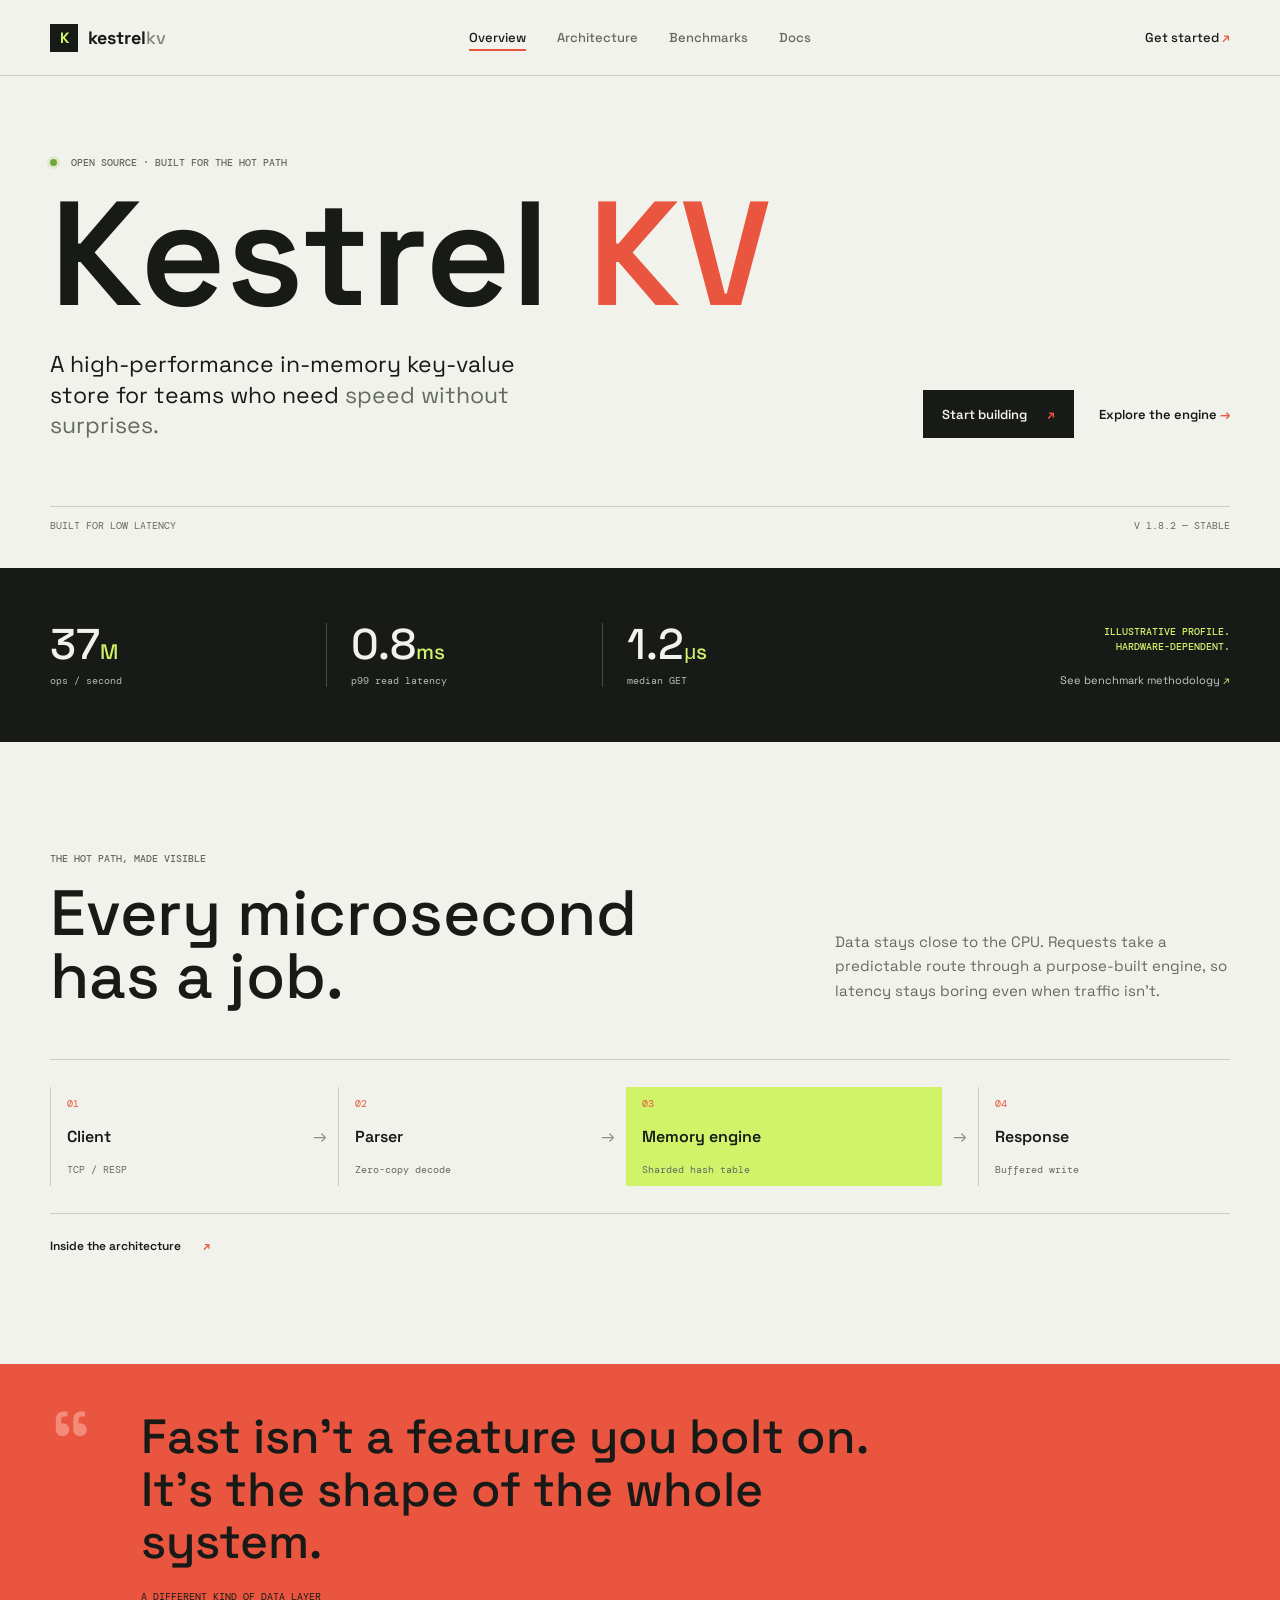
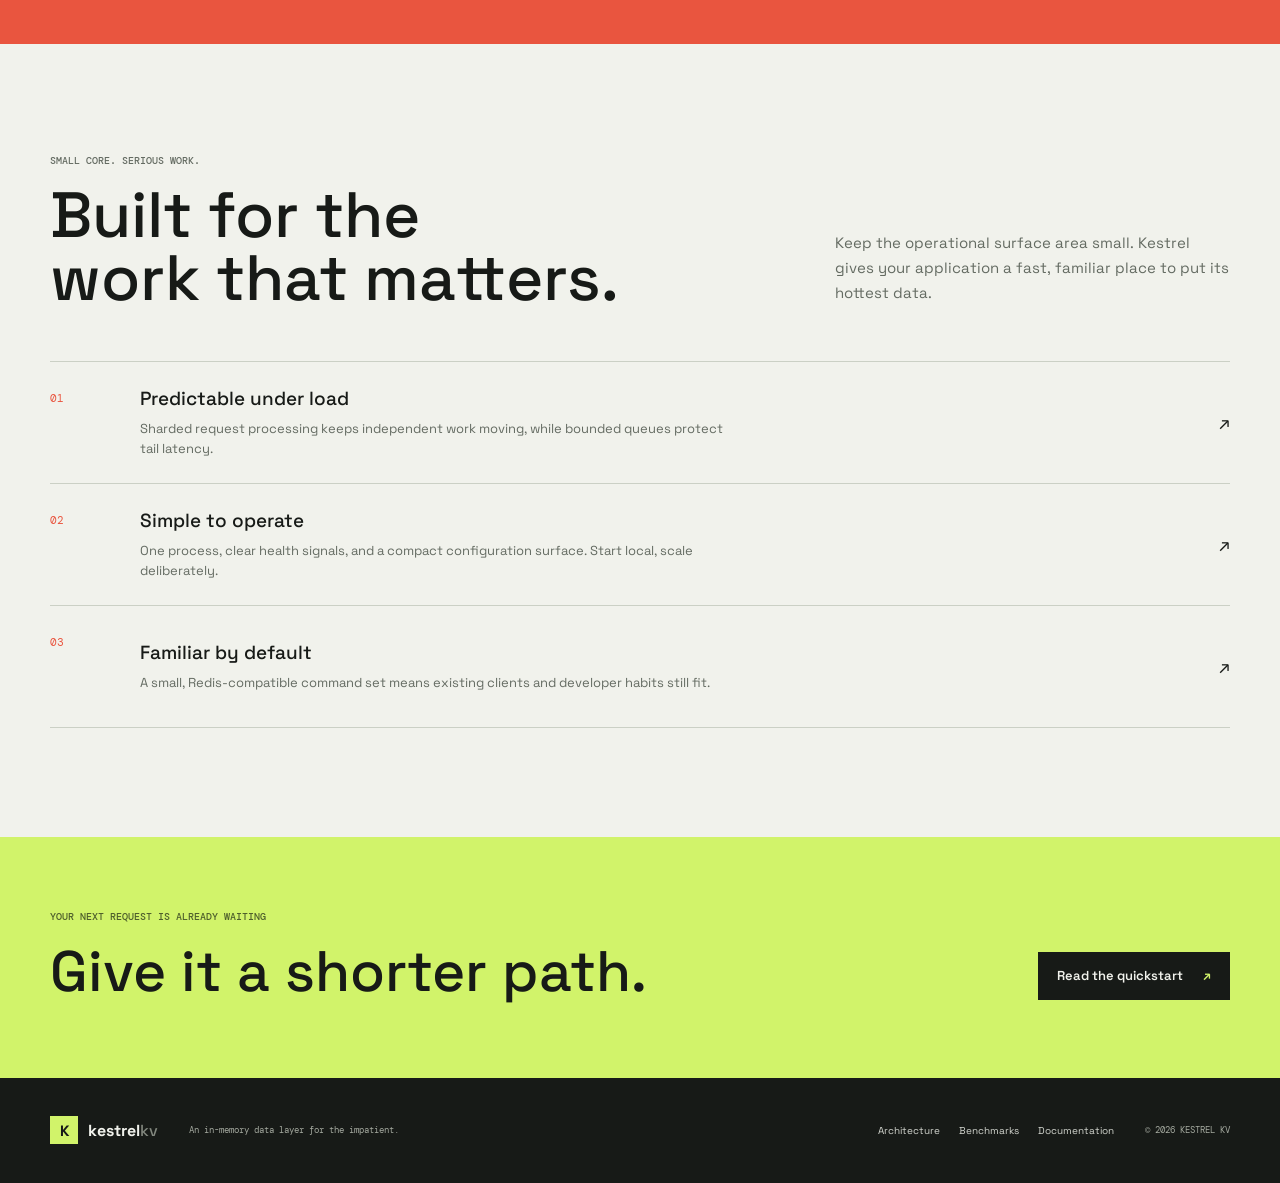
<file: index.html>
<!doctype html>
<html lang="en">
<head>
  <meta charset="utf-8">
  <meta name="viewport" content="width=device-width, initial-scale=1">
  <meta name="description" content="Kestrel KV is a high-performance in-memory key-value store built for predictable latency and serious throughput.">
  <title>Kestrel KV — Fast by design</title>
  <link rel="preconnect" href="https://fonts.googleapis.com">
  <link rel="preconnect" href="https://fonts.gstatic.com" crossorigin>
  <link href="https://fonts.googleapis.com/css2?family=DM+Mono:wght@400;500&family=Space+Grotesk:wght@400;500;600;700&display=swap" rel="stylesheet">
  <link rel="stylesheet" href="assets/css/site.css">
  <script src="assets/js/site.js" defer></script>
</head>
<body>
  <a class="skip-link" href="#main">Skip to content</a>
  <header class="site-header">
    <a class="wordmark" href="index.html" aria-label="Kestrel KV home"><span class="brand-mark">K</span><span>kestrel<span class="wordmark-light">kv</span></span></a>
    <button class="menu-toggle" type="button" aria-expanded="false" aria-controls="primary-nav" aria-label="Open navigation"><span></span><span></span></button>
    <nav class="primary-nav" id="primary-nav" aria-label="Main navigation">
      <a aria-current="page" href="index.html">Overview</a>
      <a href="architecture.html">Architecture</a>
      <a href="benchmarks.html">Benchmarks</a>
      <a href="docs.html">Docs</a>
    </nav>
    <a class="header-link" href="docs.html#quickstart">Get started <span aria-hidden="true">↗</span></a>
  </header>

  <main id="main">
    <section class="hero page-wrap">
      <p class="eyebrow"><span class="live-dot"></span> OPEN SOURCE · BUILT FOR THE HOT PATH</p>
      <h1>Kestrel <span>KV</span></h1>
      <div class="hero-bottom">
        <p class="hero-copy">A high-performance in-memory key-value store for teams who need <em>speed without surprises.</em></p>
        <div class="hero-actions">
          <a class="button button-dark" href="docs.html#quickstart">Start building <span aria-hidden="true">↗</span></a>
          <a class="text-link" href="architecture.html">Explore the engine <span aria-hidden="true">→</span></a>
        </div>
      </div>
      <div class="hero-rule"><span>BUILT FOR LOW LATENCY</span><span>V 1.8.2 — STABLE</span></div>
    </section>

    <section class="stats-band" aria-label="Performance highlights">
      <div class="stats-inner page-wrap">
        <div class="stat"><strong>37<span>M</span></strong><span>ops / second</span></div>
        <div class="stat"><strong>0.8<span>ms</span></strong><span>p99 read latency</span></div>
        <div class="stat"><strong>1.2<span>μs</span></strong><span>median GET</span></div>
        <div class="stat-context"><span class="eyebrow">ILLUSTRATIVE PROFILE.<br>HARDWARE-DEPENDENT.</span><a href="benchmarks.html">See benchmark methodology <span aria-hidden="true">↗</span></a></div>
      </div>
    </section>

    <section class="section page-wrap home-benchmark">
      <div class="section-heading"><div><p class="eyebrow">THE HOT PATH, MADE VISIBLE</p><h2>Every microsecond<br>has a job.</h2></div><p class="section-intro">Data stays close to the CPU. Requests take a predictable route through a purpose-built engine, so latency stays boring even when traffic isn't.</p></div>
      <div class="engine-strip" aria-label="Request path: client, protocol, in-memory engine, response">
        <div class="engine-node"><span class="node-index">01</span><strong>Client</strong><small>TCP / RESP</small></div><span class="engine-arrow" aria-hidden="true">→</span>
        <div class="engine-node"><span class="node-index">02</span><strong>Parser</strong><small>Zero-copy decode</small></div><span class="engine-arrow" aria-hidden="true">→</span>
        <div class="engine-node engine-node-core"><span class="node-index">03</span><strong>Memory engine</strong><small>Sharded hash table</small></div><span class="engine-arrow" aria-hidden="true">→</span>
        <div class="engine-node"><span class="node-index">04</span><strong>Response</strong><small>Buffered write</small></div>
      </div>
      <a class="section-link" href="architecture.html">Inside the architecture <span aria-hidden="true">↗</span></a>
    </section>

    <section class="quote-band">
      <div class="page-wrap quote-inner"><span class="quote-mark" aria-hidden="true">“</span><blockquote>Fast isn't a feature you bolt on. It's the shape of the whole system.</blockquote><span class="quote-caption">A DIFFERENT KIND OF DATA LAYER</span></div>
    </section>

    <section class="section page-wrap capabilities">
      <div class="section-heading"><div><p class="eyebrow">SMALL CORE. SERIOUS WORK.</p><h2>Built for the<br>work that matters.</h2></div><p class="section-intro">Keep the operational surface area small. Kestrel gives your application a fast, familiar place to put its hottest data.</p></div>
      <div class="capability-list">
        <article class="capability"><span class="cap-number">01</span><div><h3>Predictable under load</h3><p>Sharded request processing keeps independent work moving, while bounded queues protect tail latency.</p></div><a href="architecture.html#concurrency" aria-label="Learn about predictable concurrency">↗</a></article>
        <article class="capability"><span class="cap-number">02</span><div><h3>Simple to operate</h3><p>One process, clear health signals, and a compact configuration surface. Start local, scale deliberately.</p></div><a href="docs.html#operations" aria-label="Read operations documentation">↗</a></article>
        <article class="capability"><span class="cap-number">03</span><div><h3>Familiar by default</h3><p>A small, Redis-compatible command set means existing clients and developer habits still fit.</p></div><a href="docs.html#commands" aria-label="Browse supported commands">↗</a></article>
      </div>
    </section>

    <section class="closing-band"><div class="page-wrap closing-inner"><p class="eyebrow">YOUR NEXT REQUEST IS ALREADY WAITING</p><h2>Give it a shorter path.</h2><a class="button button-lime" href="docs.html#quickstart">Read the quickstart <span aria-hidden="true">↗</span></a></div></section>
  </main>

  <footer class="site-footer"><div class="page-wrap footer-inner"><a class="wordmark footer-brand" href="index.html"><span class="brand-mark">K</span><span>kestrel<span class="wordmark-light">kv</span></span></a><span class="footer-note">An in-memory data layer for the impatient.</span><nav aria-label="Footer navigation"><a href="architecture.html">Architecture</a><a href="benchmarks.html">Benchmarks</a><a href="docs.html">Documentation</a></nav><span class="footer-copy">© 2026 KESTREL KV</span></div></footer>
</body>
</html>
</file>
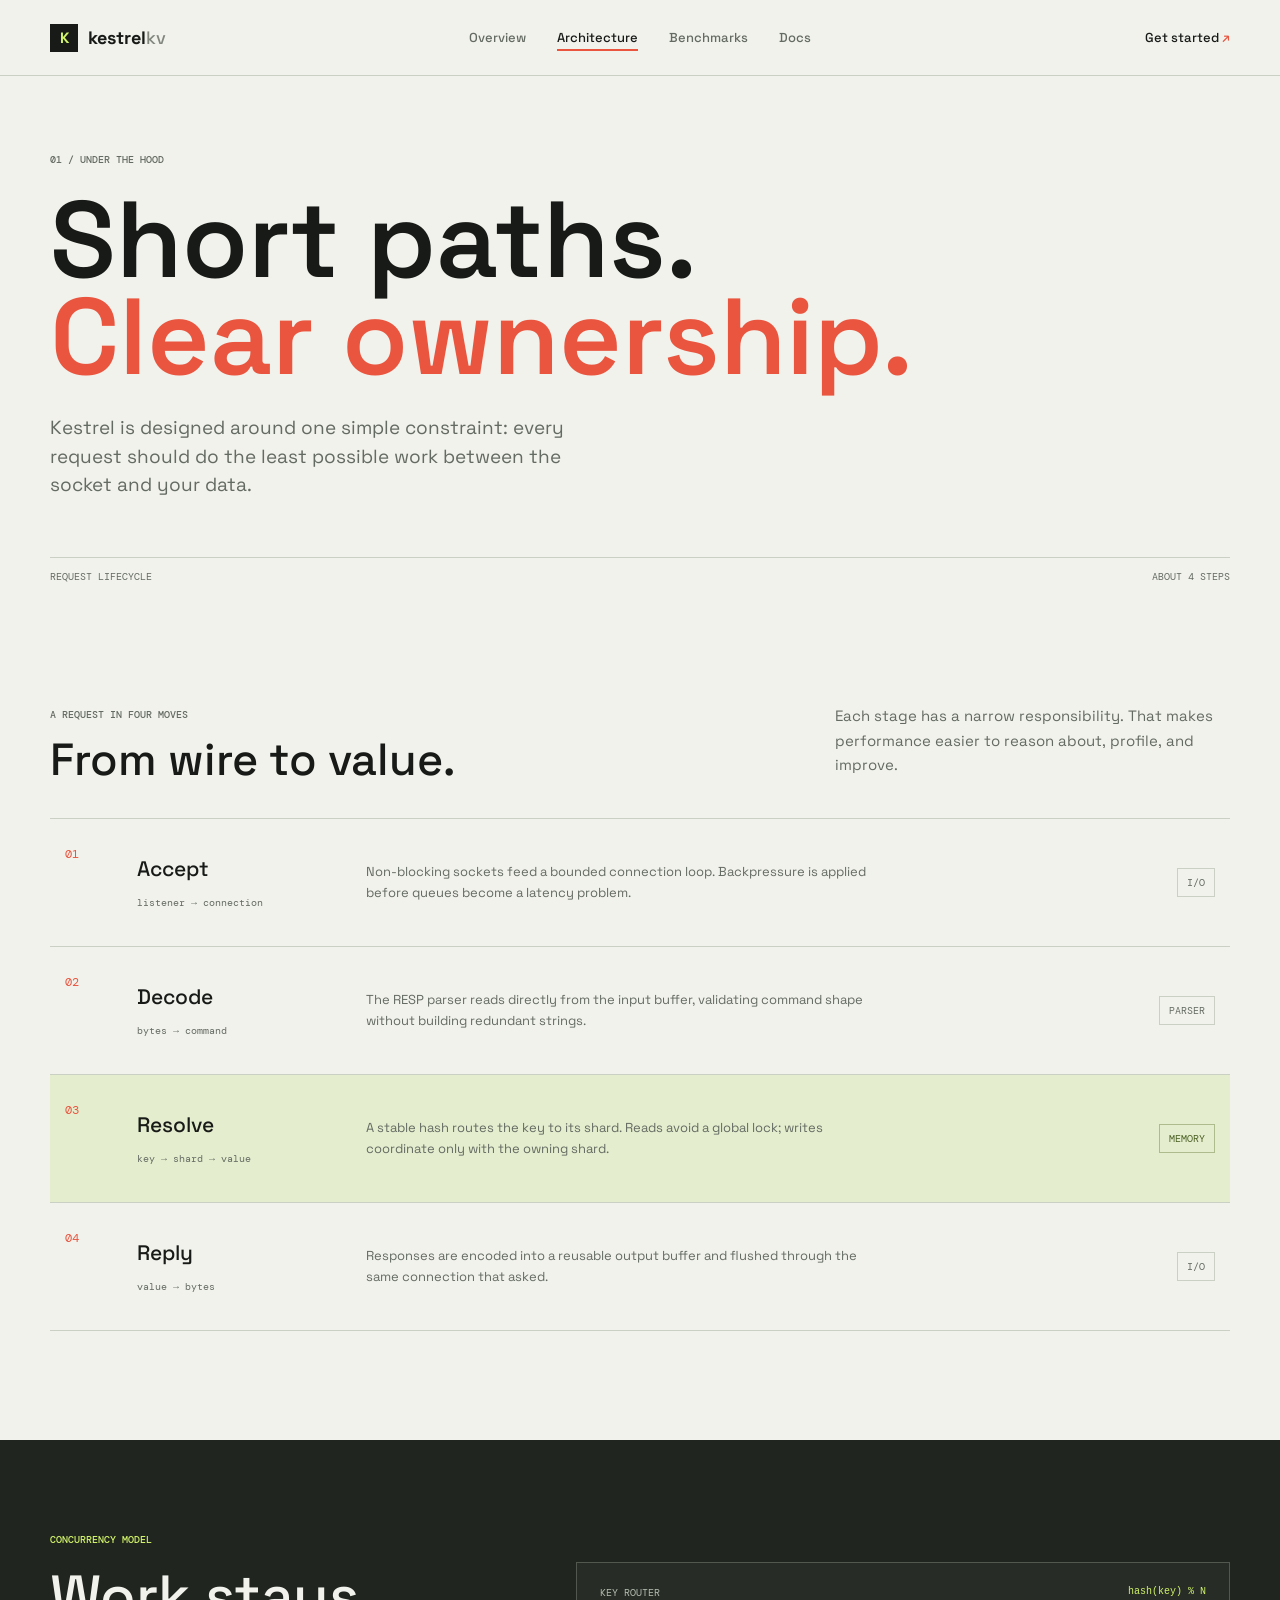
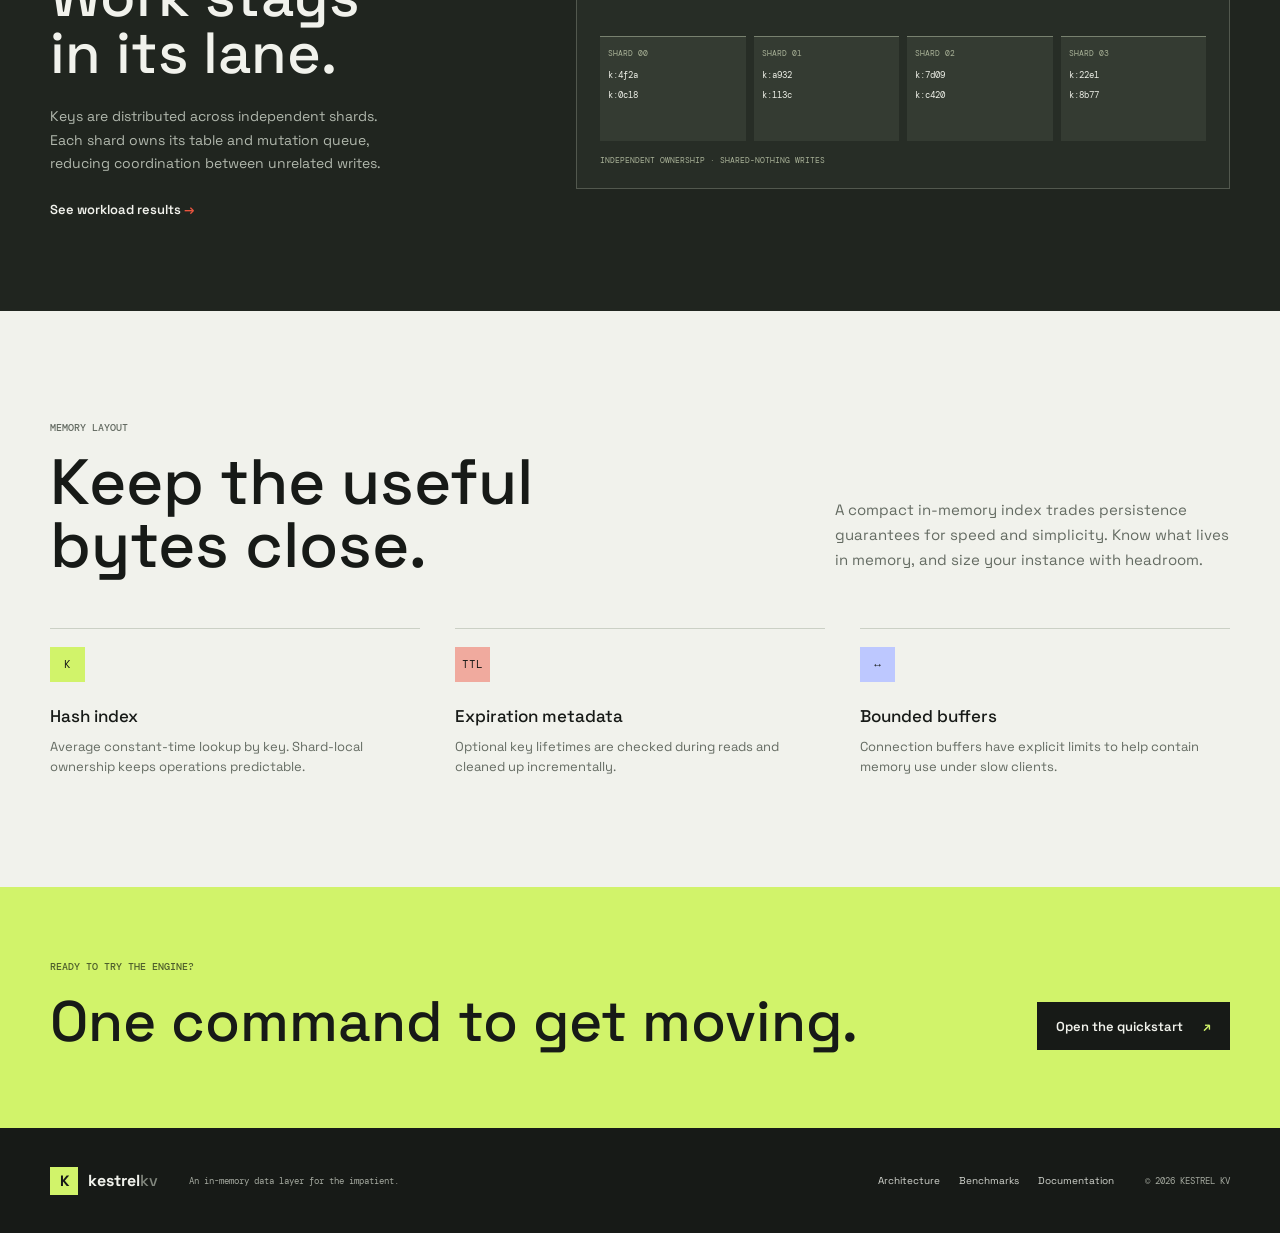
<file: architecture.html>
<!doctype html>
<html lang="en">
<head>
  <meta charset="utf-8">
  <meta name="viewport" content="width=device-width, initial-scale=1">
  <meta name="description" content="Explore the Kestrel KV request path, memory layout, and concurrency model.">
  <title>Architecture — Kestrel KV</title>
  <link rel="preconnect" href="https://fonts.googleapis.com"><link rel="preconnect" href="https://fonts.gstatic.com" crossorigin>
  <link href="https://fonts.googleapis.com/css2?family=DM+Mono:wght@400;500&family=Space+Grotesk:wght@400;500;600;700&display=swap" rel="stylesheet">
  <link rel="stylesheet" href="assets/css/site.css"><script src="assets/js/site.js" defer></script>
</head>
<body>
  <a class="skip-link" href="#main">Skip to content</a>
  <header class="site-header"><a class="wordmark" href="index.html" aria-label="Kestrel KV home"><span class="brand-mark">K</span><span>kestrel<span class="wordmark-light">kv</span></span></a><button class="menu-toggle" type="button" aria-expanded="false" aria-controls="primary-nav" aria-label="Open navigation"><span></span><span></span></button><nav class="primary-nav" id="primary-nav" aria-label="Main navigation"><a href="index.html">Overview</a><a aria-current="page" href="architecture.html">Architecture</a><a href="benchmarks.html">Benchmarks</a><a href="docs.html">Docs</a></nav><a class="header-link" href="docs.html#quickstart">Get started <span aria-hidden="true">↗</span></a></header>
  <main id="main">
    <section class="page-hero page-wrap"><p class="eyebrow">01 / UNDER THE HOOD</p><h1>Short paths.<br><span>Clear ownership.</span></h1><p class="page-lede">Kestrel is designed around one simple constraint: every request should do the least possible work between the socket and your data.</p><div class="hero-rule"><span>REQUEST LIFECYCLE</span><span>ABOUT 4 STEPS</span></div></section>
    <section class="section page-wrap architecture-flow"><div class="section-heading compact-heading"><div><p class="eyebrow">A REQUEST IN FOUR MOVES</p><h2>From wire to value.</h2></div><p class="section-intro">Each stage has a narrow responsibility. That makes performance easier to reason about, profile, and improve.</p></div>
      <div class="flow-list"><article class="flow-row"><span class="flow-count">01</span><div class="flow-name"><h3>Accept</h3><code>listener → connection</code></div><p>Non-blocking sockets feed a bounded connection loop. Backpressure is applied before queues become a latency problem.</p><span class="flow-tag">I/O</span></article><article class="flow-row"><span class="flow-count">02</span><div class="flow-name"><h3>Decode</h3><code>bytes → command</code></div><p>The RESP parser reads directly from the input buffer, validating command shape without building redundant strings.</p><span class="flow-tag">PARSER</span></article><article class="flow-row flow-row-focus"><span class="flow-count">03</span><div class="flow-name"><h3>Resolve</h3><code>key → shard → value</code></div><p>A stable hash routes the key to its shard. Reads avoid a global lock; writes coordinate only with the owning shard.</p><span class="flow-tag">MEMORY</span></article><article class="flow-row"><span class="flow-count">04</span><div class="flow-name"><h3>Reply</h3><code>value → bytes</code></div><p>Responses are encoded into a reusable output buffer and flushed through the same connection that asked.</p><span class="flow-tag">I/O</span></article></div>
    </section>
    <section class="architecture-dark" id="concurrency"><div class="page-wrap dark-grid"><div><p class="eyebrow">CONCURRENCY MODEL</p><h2>Work stays<br>in its lane.</h2><p>Keys are distributed across independent shards. Each shard owns its table and mutation queue, reducing coordination between unrelated writes.</p><a class="text-link light-link" href="benchmarks.html">See workload results <span aria-hidden="true">→</span></a></div><div class="shard-visual" aria-label="Four independent key shards"><div class="shard-top"><span>KEY ROUTER</span><code>hash(key) % N</code></div><div class="shard-lines"><span></span><span></span><span></span><span></span></div><div class="shard-cells"><div><small>SHARD 00</small><b>k:4f2a</b><b>k:0c18</b></div><div><small>SHARD 01</small><b>k:a932</b><b>k:113c</b></div><div><small>SHARD 02</small><b>k:7d09</b><b>k:c420</b></div><div><small>SHARD 03</small><b>k:22e1</b><b>k:8b77</b></div></div><span class="shard-foot">INDEPENDENT OWNERSHIP · SHARED-NOTHING WRITES</span></div></div></section>
    <section class="section page-wrap memory-section"><div class="section-heading"><div><p class="eyebrow">MEMORY LAYOUT</p><h2>Keep the useful<br>bytes close.</h2></div><p class="section-intro">A compact in-memory index trades persistence guarantees for speed and simplicity. Know what lives in memory, and size your instance with headroom.</p></div><div class="memory-grid"><article><span class="memory-icon">K</span><h3>Hash index</h3><p>Average constant-time lookup by key. Shard-local ownership keeps operations predictable.</p></article><article><span class="memory-icon memory-icon-red">TTL</span><h3>Expiration metadata</h3><p>Optional key lifetimes are checked during reads and cleaned up incrementally.</p></article><article><span class="memory-icon memory-icon-blue">↔</span><h3>Bounded buffers</h3><p>Connection buffers have explicit limits to help contain memory use under slow clients.</p></article></div></section>
    <section class="closing-band"><div class="page-wrap closing-inner"><p class="eyebrow">READY TO TRY THE ENGINE?</p><h2>One command to get moving.</h2><a class="button button-lime" href="docs.html#quickstart">Open the quickstart <span aria-hidden="true">↗</span></a></div></section>
  </main>
  <footer class="site-footer"><div class="page-wrap footer-inner"><a class="wordmark footer-brand" href="index.html"><span class="brand-mark">K</span><span>kestrel<span class="wordmark-light">kv</span></span></a><span class="footer-note">An in-memory data layer for the impatient.</span><nav aria-label="Footer navigation"><a href="architecture.html">Architecture</a><a href="benchmarks.html">Benchmarks</a><a href="docs.html">Documentation</a></nav><span class="footer-copy">© 2026 KESTREL KV</span></div></footer>
</body>
</html>
</file>
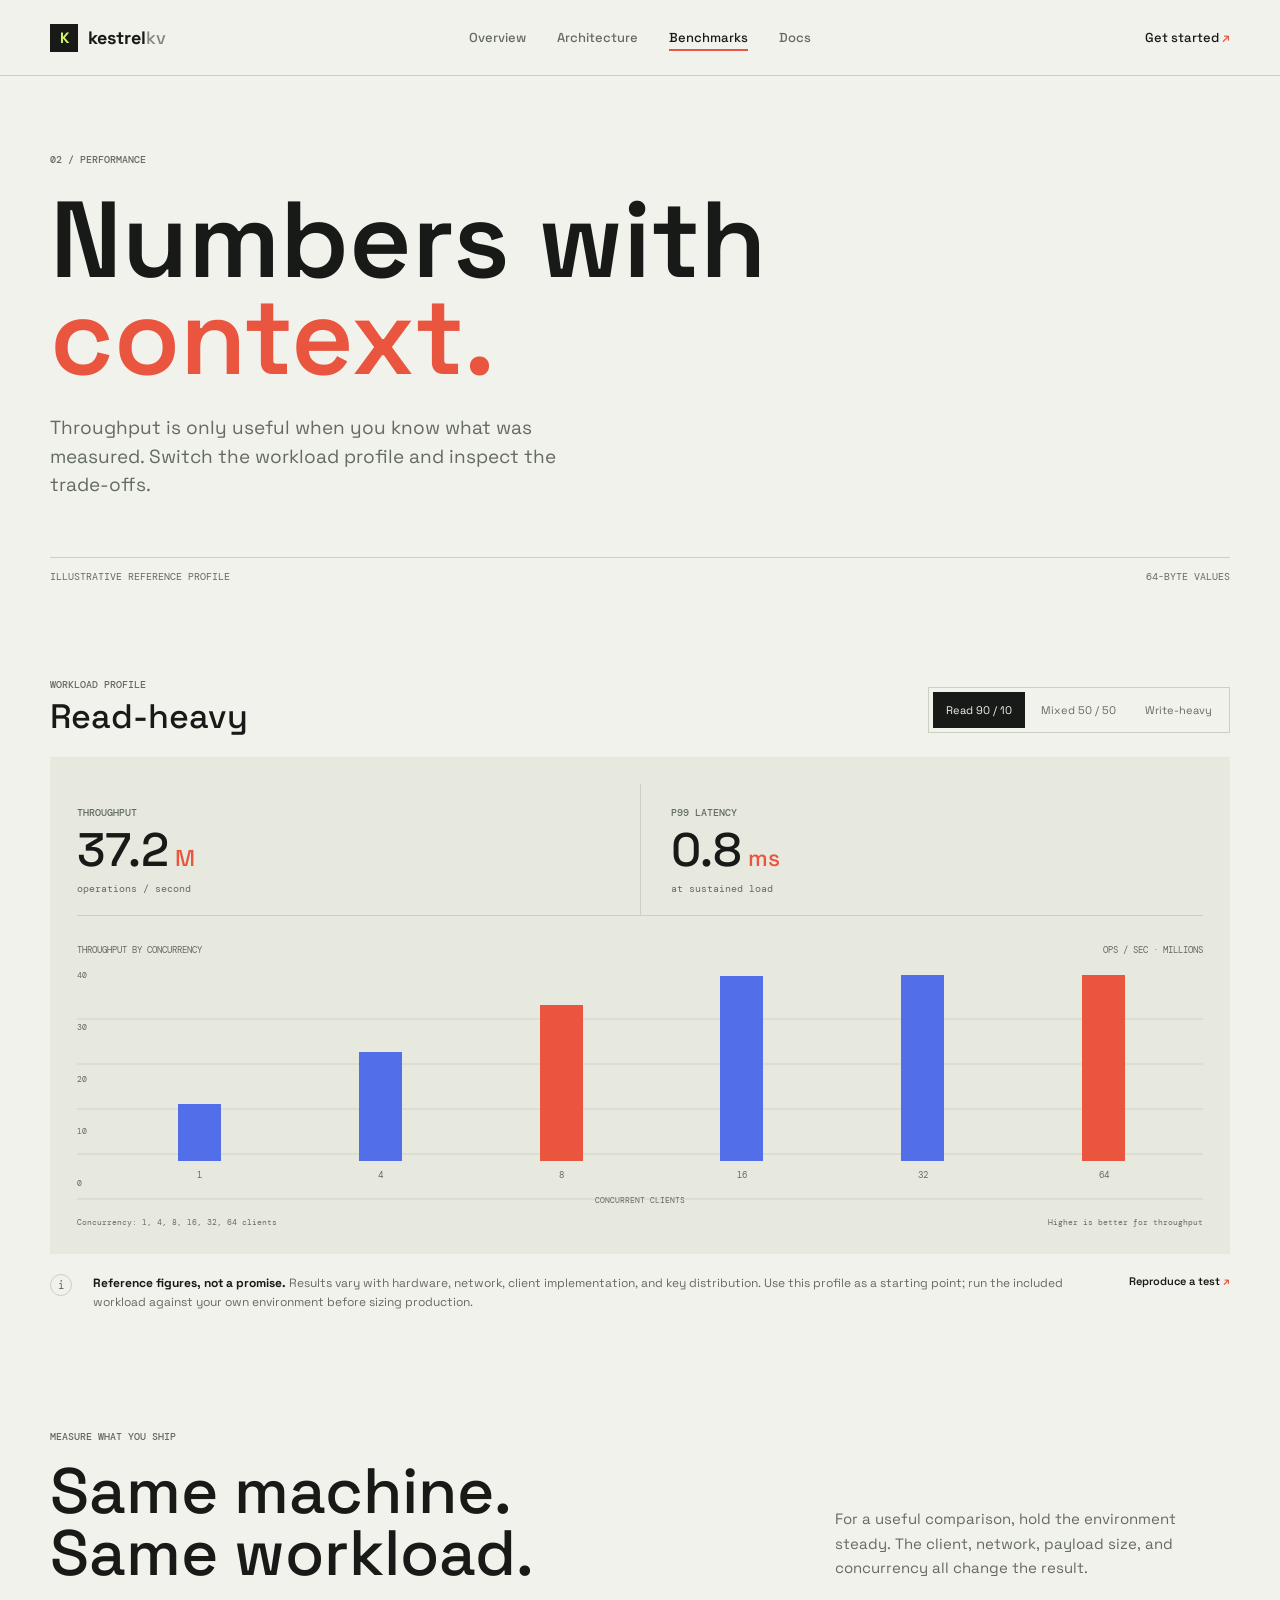
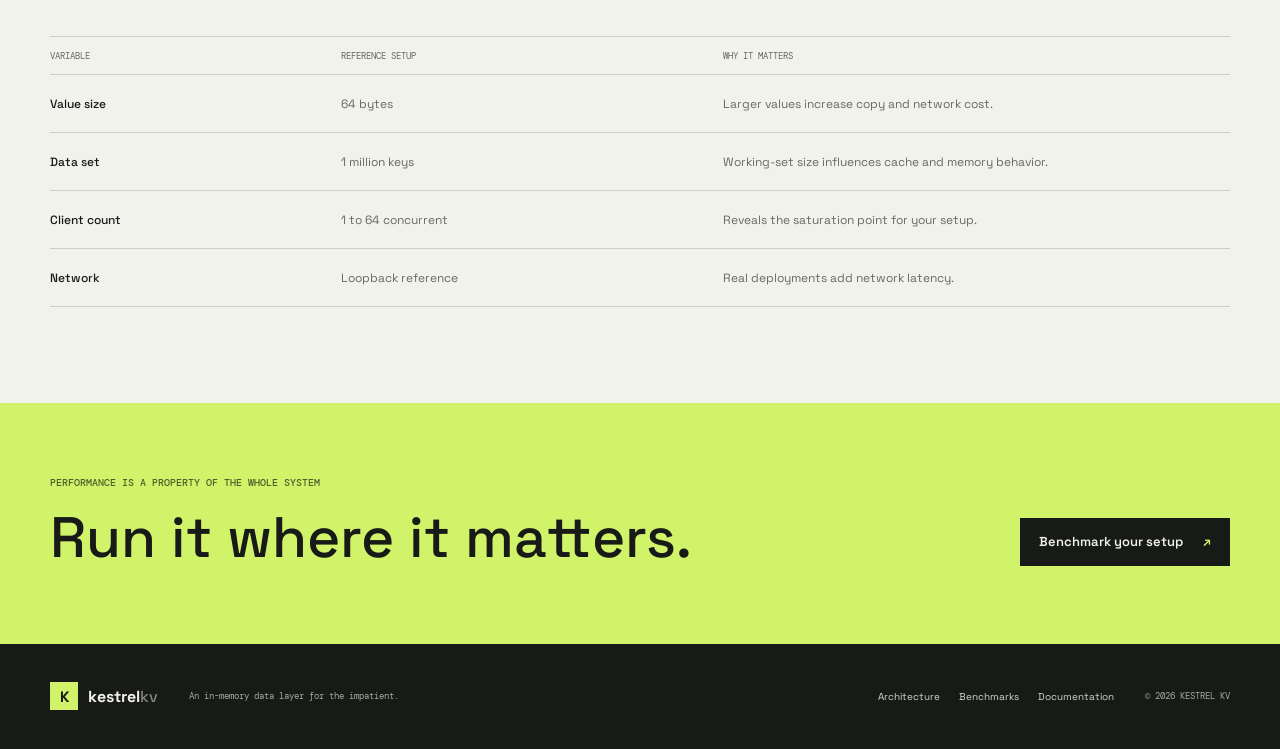
<file: benchmarks.html>
<!doctype html>
<html lang="en">
<head>
  <meta charset="utf-8"><meta name="viewport" content="width=device-width, initial-scale=1">
  <meta name="description" content="Explore example throughput and latency profiles for Kestrel KV workloads.">
  <title>Benchmarks — Kestrel KV</title>
  <link rel="preconnect" href="https://fonts.googleapis.com"><link rel="preconnect" href="https://fonts.gstatic.com" crossorigin>
  <link href="https://fonts.googleapis.com/css2?family=DM+Mono:wght@400;500&family=Space+Grotesk:wght@400;500;600;700&display=swap" rel="stylesheet">
  <link rel="stylesheet" href="assets/css/site.css"><script src="assets/js/site.js" defer></script>
</head>
<body>
  <a class="skip-link" href="#main">Skip to content</a>
  <header class="site-header"><a class="wordmark" href="index.html" aria-label="Kestrel KV home"><span class="brand-mark">K</span><span>kestrel<span class="wordmark-light">kv</span></span></a><button class="menu-toggle" type="button" aria-expanded="false" aria-controls="primary-nav" aria-label="Open navigation"><span></span><span></span></button><nav class="primary-nav" id="primary-nav" aria-label="Main navigation"><a href="index.html">Overview</a><a href="architecture.html">Architecture</a><a aria-current="page" href="benchmarks.html">Benchmarks</a><a href="docs.html">Docs</a></nav><a class="header-link" href="docs.html#quickstart">Get started <span aria-hidden="true">↗</span></a></header>
  <main id="main">
    <section class="page-hero page-wrap"><p class="eyebrow">02 / PERFORMANCE</p><h1>Numbers with<br><span>context.</span></h1><p class="page-lede">Throughput is only useful when you know what was measured. Switch the workload profile and inspect the trade-offs.</p><div class="hero-rule"><span>ILLUSTRATIVE REFERENCE PROFILE</span><span>64-BYTE VALUES</span></div></section>
    <section class="section page-wrap benchmark-section"><div class="benchmark-toolbar"><div><p class="eyebrow">WORKLOAD PROFILE</p><h2 id="profile-title">Read-heavy</h2></div><div class="segmented" role="group" aria-label="Select benchmark workload"><button type="button" class="segment-button" data-profile="read" aria-pressed="true">Read 90 / 10</button><button type="button" class="segment-button" data-profile="mixed" aria-pressed="false">Mixed 50 / 50</button><button type="button" class="segment-button" data-profile="write" aria-pressed="false">Write-heavy</button></div></div>
      <div class="benchmark-dashboard"><div class="metric-pair"><div class="big-metric"><span class="eyebrow">THROUGHPUT</span><strong id="throughput">37.2<span> M</span></strong><small>operations / second</small></div><div class="big-metric metric-secondary"><span class="eyebrow">P99 LATENCY</span><strong id="latency">0.8<span> ms</span></strong><small>at sustained load</small></div></div><div class="chart-panel"><div class="chart-heading"><span>THROUGHPUT BY CONCURRENCY</span><span>OPS / SEC · MILLIONS</span></div><div class="bar-chart" id="benchmark-chart" role="img" aria-label="Throughput by concurrency: 1, 4, 8, 16, 32, and 64 clients"><div class="chart-y"><span>40</span><span>30</span><span>20</span><span>10</span><span>0</span></div><div class="chart-bars"><div class="chart-bar-wrap"><div class="chart-bar" style="--bar:28%"></div><span>1</span></div><div class="chart-bar-wrap"><div class="chart-bar" style="--bar:53%"></div><span>4</span></div><div class="chart-bar-wrap"><div class="chart-bar" style="--bar:76%"></div><span>8</span></div><div class="chart-bar-wrap"><div class="chart-bar" style="--bar:90%"></div><span>16</span></div><div class="chart-bar-wrap"><div class="chart-bar" style="--bar:96%"></div><span>32</span></div><div class="chart-bar-wrap"><div class="chart-bar" style="--bar:92%"></div><span>64</span></div></div><div class="chart-x-label">CONCURRENT CLIENTS</div></div><p class="chart-caption">Concurrency: 1, 4, 8, 16, 32, 64 clients <span>Higher is better for throughput</span></p></div></div>
      <div class="method-note"><span class="method-icon">i</span><p><strong>Reference figures, not a promise.</strong> Results vary with hardware, network, client implementation, and key distribution. Use this profile as a starting point; run the included workload against your own environment before sizing production.</p><a href="docs.html#benchmarking">Reproduce a test <span aria-hidden="true">↗</span></a></div>
    </section>
    <section class="section page-wrap comparison-section"><div class="section-heading"><div><p class="eyebrow">MEASURE WHAT YOU SHIP</p><h2>Same machine.<br>Same workload.</h2></div><p class="section-intro">For a useful comparison, hold the environment steady. The client, network, payload size, and concurrency all change the result.</p></div><div class="comparison-table" role="table" aria-label="Benchmark conditions"><div class="comparison-row comparison-head" role="row"><span role="columnheader">VARIABLE</span><span role="columnheader">REFERENCE SETUP</span><span role="columnheader">WHY IT MATTERS</span></div><div class="comparison-row" role="row"><strong role="cell">Value size</strong><span role="cell">64 bytes</span><span role="cell">Larger values increase copy and network cost.</span></div><div class="comparison-row" role="row"><strong role="cell">Data set</strong><span role="cell">1 million keys</span><span role="cell">Working-set size influences cache and memory behavior.</span></div><div class="comparison-row" role="row"><strong role="cell">Client count</strong><span role="cell">1 to 64 concurrent</span><span role="cell">Reveals the saturation point for your setup.</span></div><div class="comparison-row" role="row"><strong role="cell">Network</strong><span role="cell">Loopback reference</span><span role="cell">Real deployments add network latency.</span></div></div></section>
    <section class="closing-band"><div class="page-wrap closing-inner"><p class="eyebrow">PERFORMANCE IS A PROPERTY OF THE WHOLE SYSTEM</p><h2>Run it where it matters.</h2><a class="button button-lime" href="docs.html#benchmarking">Benchmark your setup <span aria-hidden="true">↗</span></a></div></section>
  </main>
  <footer class="site-footer"><div class="page-wrap footer-inner"><a class="wordmark footer-brand" href="index.html"><span class="brand-mark">K</span><span>kestrel<span class="wordmark-light">kv</span></span></a><span class="footer-note">An in-memory data layer for the impatient.</span><nav aria-label="Footer navigation"><a href="architecture.html">Architecture</a><a href="benchmarks.html">Benchmarks</a><a href="docs.html">Documentation</a></nav><span class="footer-copy">© 2026 KESTREL KV</span></div></footer>
</body>
</html>
</file>
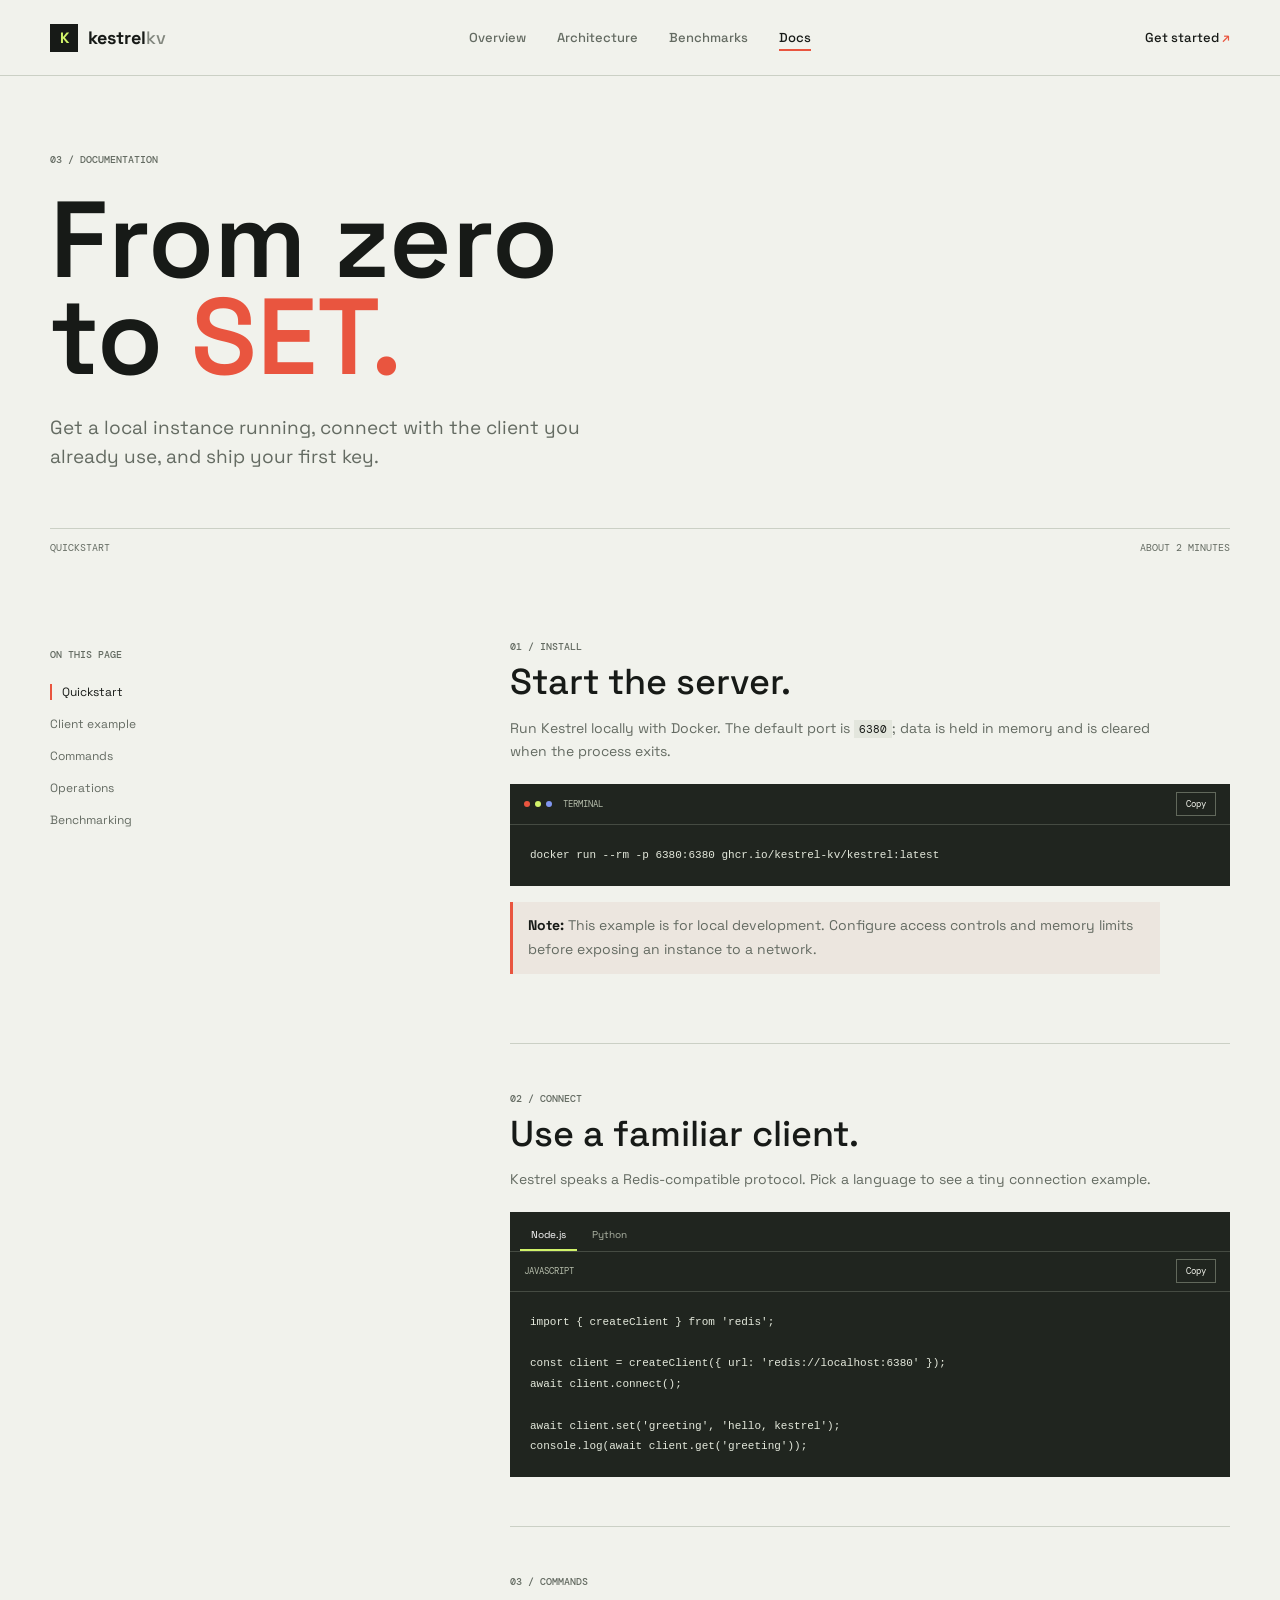
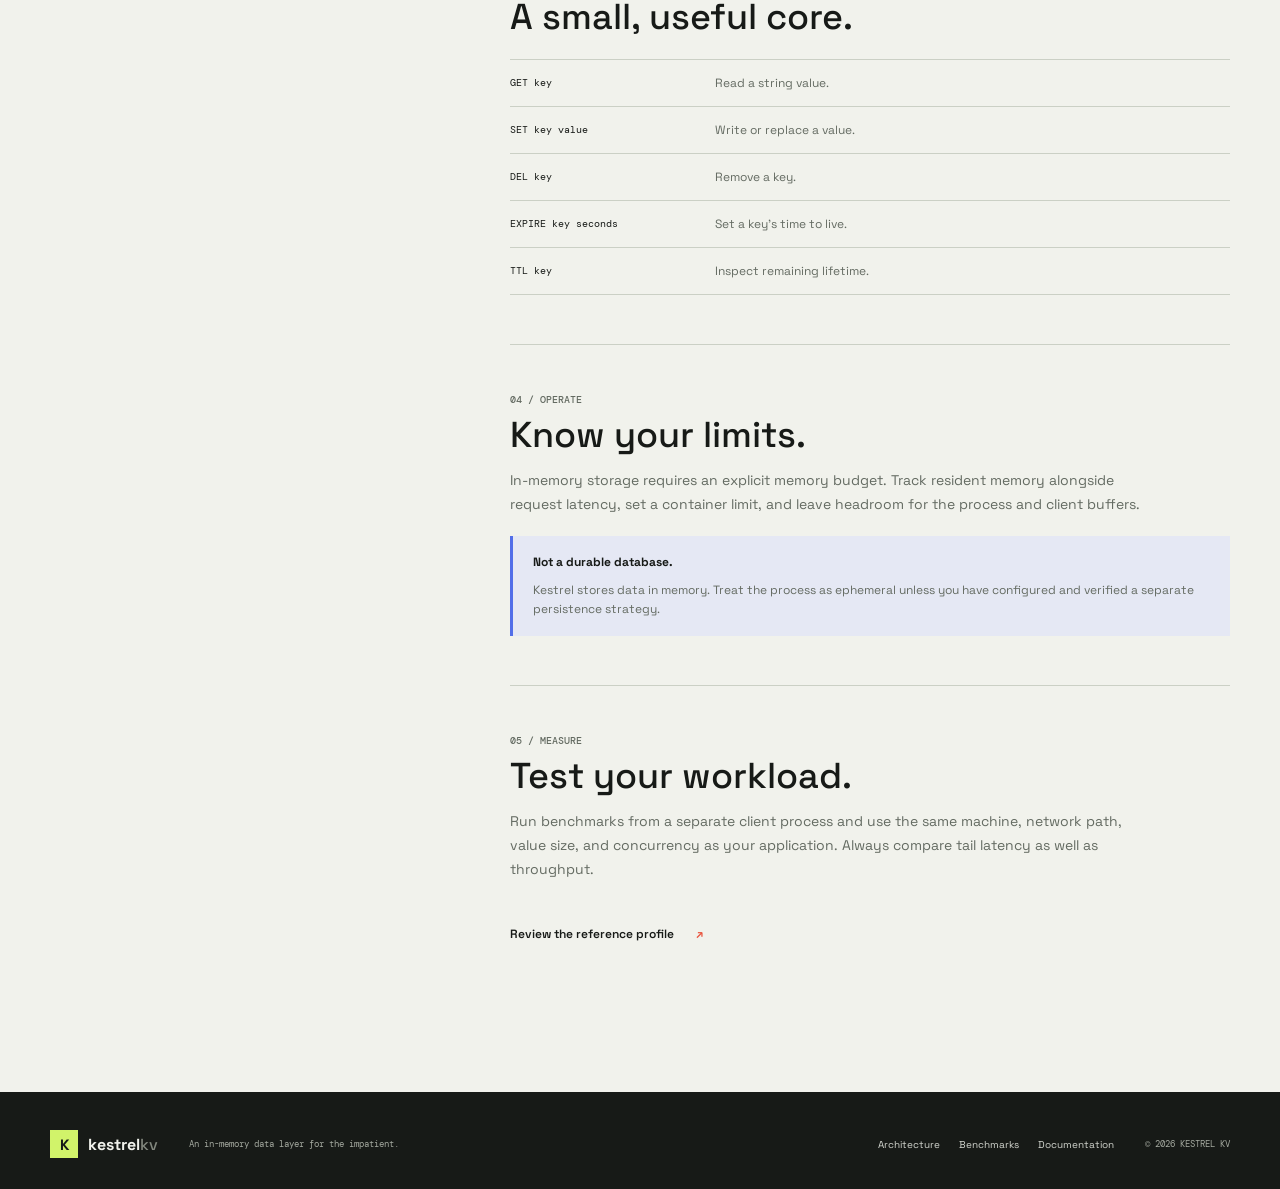
<file: docs.html>
<!doctype html>
<html lang="en">
<head>
  <meta charset="utf-8"><meta name="viewport" content="width=device-width, initial-scale=1">
  <meta name="description" content="Install Kestrel KV, connect a client, and start using the in-memory key-value API.">
  <title>Documentation — Kestrel KV</title>
  <link rel="preconnect" href="https://fonts.googleapis.com"><link rel="preconnect" href="https://fonts.gstatic.com" crossorigin>
  <link href="https://fonts.googleapis.com/css2?family=DM+Mono:wght@400;500&family=Space+Grotesk:wght@400;500;600;700&display=swap" rel="stylesheet">
  <link rel="stylesheet" href="assets/css/site.css"><script src="assets/js/site.js" defer></script>
</head>
<body>
  <a class="skip-link" href="#main">Skip to content</a>
  <header class="site-header"><a class="wordmark" href="index.html" aria-label="Kestrel KV home"><span class="brand-mark">K</span><span>kestrel<span class="wordmark-light">kv</span></span></a><button class="menu-toggle" type="button" aria-expanded="false" aria-controls="primary-nav" aria-label="Open navigation"><span></span><span></span></button><nav class="primary-nav" id="primary-nav" aria-label="Main navigation"><a href="index.html">Overview</a><a href="architecture.html">Architecture</a><a href="benchmarks.html">Benchmarks</a><a aria-current="page" href="docs.html">Docs</a></nav><a class="header-link" href="docs.html#quickstart">Get started <span aria-hidden="true">↗</span></a></header>
  <main id="main">
    <section class="page-hero page-wrap docs-hero"><p class="eyebrow">03 / DOCUMENTATION</p><h1>From zero<br>to <span>SET.</span></h1><p class="page-lede">Get a local instance running, connect with the client you already use, and ship your first key.</p><div class="hero-rule"><span>QUICKSTART</span><span>ABOUT 2 MINUTES</span></div></section>
    <section class="docs-layout page-wrap">
      <aside class="docs-sidebar" aria-label="Documentation sections"><span class="eyebrow">ON THIS PAGE</span><a class="docs-current" href="#quickstart">Quickstart</a><a href="#client">Client example</a><a href="#commands">Commands</a><a href="#operations">Operations</a><a href="#benchmarking">Benchmarking</a></aside>
      <div class="docs-content">
        <section class="doc-section" id="quickstart"><p class="eyebrow">01 / INSTALL</p><h2>Start the server.</h2><p>Run Kestrel locally with Docker. The default port is <code>6380</code>; data is held in memory and is cleared when the process exits.</p><div class="code-window"><div class="code-head"><span><i></i><i></i><i></i> TERMINAL</span><button class="copy-button" type="button" data-copy="docker run --rm -p 6380:6380 ghcr.io/kestrel-kv/kestrel:latest" aria-label="Copy Docker command">Copy</button></div><pre><code>docker run --rm -p 6380:6380 ghcr.io/kestrel-kv/kestrel:latest</code></pre></div><p class="doc-caution"><strong>Note:</strong> This example is for local development. Configure access controls and memory limits before exposing an instance to a network.</p></section>
        <section class="doc-section" id="client"><p class="eyebrow">02 / CONNECT</p><h2>Use a familiar client.</h2><p>Kestrel speaks a Redis-compatible protocol. Pick a language to see a tiny connection example.</p><div class="code-window client-window"><div class="client-tabs" role="tablist" aria-label="Client language"><button class="client-tab" id="tab-node" type="button" role="tab" aria-selected="true" aria-controls="client-code" data-language="node">Node.js</button><button class="client-tab" id="tab-python" type="button" role="tab" aria-selected="false" aria-controls="client-code" data-language="python">Python</button></div><div class="code-head"><span id="code-language-label">JAVASCRIPT</span><button class="copy-button" type="button" data-copy-target="client-code" aria-label="Copy client example">Copy</button></div><pre id="client-code" role="tabpanel" aria-labelledby="tab-node"><code>import { createClient } from 'redis';

const client = createClient({ url: 'redis://localhost:6380' });
await client.connect();

await client.set('greeting', 'hello, kestrel');
console.log(await client.get('greeting'));</code></pre></div></section>
        <section class="doc-section" id="commands"><p class="eyebrow">03 / COMMANDS</p><h2>A small, useful core.</h2><div class="command-list"><div><code>GET key</code><span>Read a string value.</span></div><div><code>SET key value</code><span>Write or replace a value.</span></div><div><code>DEL key</code><span>Remove a key.</span></div><div><code>EXPIRE key seconds</code><span>Set a key's time to live.</span></div><div><code>TTL key</code><span>Inspect remaining lifetime.</span></div></div></section>
        <section class="doc-section" id="operations"><p class="eyebrow">04 / OPERATE</p><h2>Know your limits.</h2><p>In-memory storage requires an explicit memory budget. Track resident memory alongside request latency, set a container limit, and leave headroom for the process and client buffers.</p><div class="doc-callout"><strong>Not a durable database.</strong><span>Kestrel stores data in memory. Treat the process as ephemeral unless you have configured and verified a separate persistence strategy.</span></div></section>
        <section class="doc-section" id="benchmarking"><p class="eyebrow">05 / MEASURE</p><h2>Test your workload.</h2><p>Run benchmarks from a separate client process and use the same machine, network path, value size, and concurrency as your application. Always compare tail latency as well as throughput.</p><a class="section-link" href="benchmarks.html">Review the reference profile <span aria-hidden="true">↗</span></a></section>
      </div>
    </section>
  </main>
  <footer class="site-footer"><div class="page-wrap footer-inner"><a class="wordmark footer-brand" href="index.html"><span class="brand-mark">K</span><span>kestrel<span class="wordmark-light">kv</span></span></a><span class="footer-note">An in-memory data layer for the impatient.</span><nav aria-label="Footer navigation"><a href="architecture.html">Architecture</a><a href="benchmarks.html">Benchmarks</a><a href="docs.html">Documentation</a></nav><span class="footer-copy">© 2026 KESTREL KV</span></div></footer>
</body>
</html>
</file>
<file: assets/css/site.css>
:root {
  color-scheme: light;
  --paper: #f1f2ec;
  --paper-deep: #e7e9df;
  --ink: #171a17;
  --muted: #646b62;
  --rule: #cbd0c5;
  --lime: #d1f36a;
  --red: #e9553f;
  --blue: #526ee8;
  --mono: 'DM Mono', 'Courier New', monospace;
  --sans: 'Space Grotesk', 'Trebuchet MS', sans-serif;
  --content: 1180px;
}

* { box-sizing: border-box; }
html { scroll-behavior: smooth; scroll-padding-top: 90px; }
body { margin: 0; background: var(--paper); color: var(--ink); font-family: var(--sans); -webkit-font-smoothing: antialiased; }
a { color: inherit; text-decoration: none; }
button { font: inherit; }
.page-wrap { width: min(var(--content), calc(100% - 64px)); margin-inline: auto; }
.skip-link { position: absolute; z-index: 10; top: -50px; left: 20px; padding: 10px 14px; background: var(--lime); color: var(--ink); }
.skip-link:focus { top: 12px; }

.site-header { height: 76px; padding: 0 max(32px, calc((100vw - var(--content)) / 2)); display: grid; grid-template-columns: 1fr auto 1fr; align-items: center; gap: 28px; border-bottom: 1px solid var(--rule); }
.wordmark { display: inline-flex; align-items: center; gap: 10px; width: fit-content; font-size: 18px; font-weight: 700; letter-spacing: 0; }
.brand-mark { width: 28px; height: 28px; display: inline-grid; place-items: center; background: var(--ink); color: var(--lime); font-size: 15px; }
.wordmark-light { color: #82877e; font-weight: 500; }
.primary-nav { display: flex; align-items: center; gap: 31px; }
.primary-nav a, .header-link { font-size: 13px; font-weight: 500; }
.primary-nav a { color: var(--muted); transition: color .18s ease; }
.primary-nav a:hover, .primary-nav a[aria-current="page"] { color: var(--ink); }
.primary-nav a[aria-current="page"] { text-decoration: underline; text-decoration-color: var(--red); text-decoration-thickness: 2px; text-underline-offset: 7px; }
.header-link { justify-self: end; }
.header-link span, .text-link span, .section-link span { color: var(--red); }
.menu-toggle { display: none; }

.hero { padding-top: 79px; padding-bottom: 24px; }
.eyebrow { margin: 0; color: var(--muted); font: 500 10px/1.5 var(--mono); letter-spacing: 0; }
.live-dot { width: 7px; height: 7px; display: inline-block; margin-right: 8px; border-radius: 50%; background: #71a836; box-shadow: 0 0 0 3px #71a83624; }
h1 { margin: 23px 0 16px; font-size: clamp(82px, 12vw, 148px); line-height: .82; letter-spacing: 0; font-weight: 600; }
.hero h1 span { color: var(--red); }
.hero-bottom { display: flex; justify-content: space-between; align-items: end; gap: 30px; margin-top: 35px; }
.hero-copy { max-width: 490px; margin: 0; font-size: 23px; line-height: 1.32; }
.hero-copy em { font-style: normal; color: var(--muted); }
.hero-actions { display: flex; align-items: center; gap: 25px; padding-bottom: 2px; }
.button { min-height: 48px; padding: 0 19px; display: inline-flex; align-items: center; justify-content: center; gap: 20px; font-size: 13px; font-weight: 600; }
.button-dark { background: var(--ink); color: var(--paper); }
.button-dark span, .button-lime span { color: var(--red); }
.text-link { font-size: 13px; font-weight: 600; }
.hero-rule { margin-top: 66px; padding: 12px 0; display: flex; justify-content: space-between; border-top: 1px solid var(--rule); color: var(--muted); font: 10px var(--mono); }

.stats-band { background: var(--ink); color: var(--paper); }
.stats-inner { min-height: 174px; display: grid; grid-template-columns: repeat(3, 1fr) 1.4fr; align-items: center; gap: 25px; }
.stat { display: flex; flex-direction: column; gap: 8px; padding-left: 24px; border-left: 1px solid #474b45; }
.stat:first-child { padding-left: 0; border-left: 0; }
.stat strong { font-size: 43px; line-height: 1; font-weight: 500; }
.stat strong span { color: var(--lime); font-size: 21px; }
.stat > span { color: #b5bab0; font: 10px var(--mono); }
.stat-context { display: flex; flex-direction: column; align-items: end; gap: 19px; text-align: right; }
.stat-context .eyebrow { color: var(--lime); }
.stat-context a { color: #c9cdc5; font-size: 11px; }
.stat-context a span { color: var(--lime); }

.section { padding-top: 109px; padding-bottom: 109px; }
.section-heading { display: flex; justify-content: space-between; align-items: end; gap: 40px; margin-bottom: 51px; }
h2 { margin: 16px 0 0; font-size: clamp(39px, 5vw, 64px); line-height: .98; font-weight: 500; letter-spacing: 0; }
.section-intro { max-width: 395px; margin: 0 0 4px; color: var(--muted); font-size: 15px; line-height: 1.65; }
.engine-strip { display: grid; grid-template-columns: 1fr 36px 1fr 36px 1.25fr 36px 1fr; align-items: center; padding: 27px 0; border-block: 1px solid var(--rule); }
.engine-node { min-height: 99px; padding: 10px 16px; display: flex; flex-direction: column; justify-content: space-between; border-left: 1px solid var(--rule); }
.engine-node-core { background: var(--lime); border: 0; }
.node-index { color: var(--red); font: 10px var(--mono); }
.engine-node strong { font-size: 16px; font-weight: 600; }
.engine-node small { color: var(--muted); font: 10px var(--mono); }
.engine-arrow { text-align: center; color: #8b9186; font-size: 17px; }
.section-link { display: inline-flex; gap: 22px; margin-top: 24px; font-size: 12px; font-weight: 600; }
.quote-band { background: var(--red); color: #171a17; }
.quote-inner { position: relative; min-height: 245px; padding: 47px 0 41px 91px; display: flex; flex-direction: column; justify-content: center; }
.quote-mark { position: absolute; left: 0; top: 35px; color: #f48b79; font-size: 100px; line-height: 1; }
blockquote { max-width: 780px; margin: 0; font-size: clamp(28px, 4vw, 48px); line-height: 1.1; font-weight: 500; }
.quote-caption { margin-top: 21px; font: 10px var(--mono); }
.capability-list { border-top: 1px solid var(--rule); }
.capability { min-height: 122px; display: grid; grid-template-columns: 70px 1fr 40px; align-items: center; gap: 20px; border-bottom: 1px solid var(--rule); }
.cap-number { align-self: start; padding-top: 29px; color: var(--red); font: 11px var(--mono); }
.capability h3, .memory-grid h3 { margin: 0; font-size: 19px; font-weight: 500; }
.capability p { max-width: 590px; margin: 8px 0 0; color: var(--muted); font-size: 13px; line-height: 1.55; }
.capability > a { justify-self: end; font-size: 18px; }
.closing-band { padding: 72px 0 78px; background: var(--lime); }
.closing-inner { display: grid; grid-template-columns: 1fr auto; align-items: end; gap: 20px; }
.closing-inner .eyebrow { grid-column: 1 / -1; color: #4e5f2c; }
.closing-inner h2 { margin: 0; font-size: clamp(37px, 5vw, 57px); }
.button-lime { background: var(--ink); color: var(--paper); }
.button-lime span { color: var(--lime); }
.site-footer { background: var(--ink); color: var(--paper); }
.footer-inner { min-height: 105px; display: grid; grid-template-columns: auto 1fr auto auto; align-items: center; gap: 31px; }
.footer-brand { font-size: 16px; }
.footer-brand .brand-mark { background: var(--lime); color: var(--ink); }
.footer-note, .footer-copy { color: #a5aaa0; font: 9px var(--mono); }
.footer-inner nav { display: flex; gap: 19px; }
.footer-inner nav a { color: #d4d7d0; font-size: 10px; }

.page-hero { padding-top: 76px; padding-bottom: 0; }
.page-hero h1 { margin-top: 25px; font-size: clamp(65px, 9vw, 108px); line-height: .9; }
.page-hero h1 span { color: var(--red); }
.page-lede { max-width: 555px; margin: 28px 0 0; color: var(--muted); font-size: 19px; line-height: 1.5; }
.page-hero .hero-rule { margin-top: 57px; }
.compact-heading { margin-bottom: 36px; }
.compact-heading h2 { font-size: 45px; }
.flow-list { border-top: 1px solid var(--rule); }
.flow-row { min-height: 128px; display: grid; grid-template-columns: 48px 205px 1fr 90px; align-items: center; gap: 24px; padding: 22px 15px; border-bottom: 1px solid var(--rule); }
.flow-count { align-self: start; padding-top: 5px; color: var(--red); font: 12px var(--mono); }
.flow-name h3 { margin: 0 0 8px; font-size: 21px; font-weight: 500; }
.flow-name code, .flow-tag { color: var(--muted); font: 10px var(--mono); }
.flow-row > p { max-width: 510px; margin: 0; color: var(--muted); font-size: 13px; line-height: 1.6; }
.flow-tag { justify-self: end; padding: 7px 9px; border: 1px solid var(--rule); }
.flow-row-focus { background: #e5edcf; }
.flow-row-focus .flow-tag { border-color: #aebc8d; color: #4d6225; }
.architecture-dark { padding: 92px 0; background: #20251f; color: var(--paper); }
.dark-grid { display: grid; grid-template-columns: .8fr 1.2fr; align-items: center; gap: 90px; }
.dark-grid h2 { margin-top: 21px; font-size: 58px; }
.dark-grid > div:first-child > p:not(.eyebrow) { max-width: 360px; margin: 23px 0 22px; color: #b1b8ad; font-size: 14px; line-height: 1.7; }
.dark-grid .eyebrow { color: var(--lime); }
.light-link { color: var(--paper); }
.shard-visual { padding: 23px; border: 1px solid #52584e; background: #272d26; }
.shard-top { display: flex; justify-content: space-between; color: #b5bcb0; font: 10px var(--mono); }
.shard-top code { color: var(--lime); }
.shard-lines { height: 38px; display: grid; grid-template-columns: repeat(4,1fr); align-items: end; gap: 8px; }
.shard-lines span { height: 1px; background: #78816f; }
.shard-cells { display: grid; grid-template-columns: repeat(4,1fr); gap: 8px; }
.shard-cells > div { min-height: 104px; padding: 11px 8px; display: flex; flex-direction: column; gap: 8px; background: #343b32; }
.shard-cells small { margin-bottom: 3px; color: #a8b197; font: 8px var(--mono); }
.shard-cells b { color: #eef0e8; font: 9px var(--mono); font-weight: 400; }
.shard-foot { display: block; margin-top: 14px; color: #a8b197; font: 8px var(--mono); }
.memory-grid { display: grid; grid-template-columns: repeat(3, 1fr); gap: 35px; }
.memory-grid article { padding-top: 18px; border-top: 1px solid var(--rule); }
.memory-icon { width: 35px; height: 35px; margin-bottom: 23px; display: grid; place-items: center; background: var(--lime); font: 11px var(--mono); }
.memory-icon-red { background: #f0aa9e; }
.memory-icon-blue { background: #bdc8ff; }
.memory-grid h3 { font-size: 17px; }
.memory-grid p { margin: 10px 0 0; color: var(--muted); font-size: 13px; line-height: 1.6; }

.benchmark-section { padding-top: 82px; padding-bottom: 76px; }
.benchmark-toolbar { display: flex; justify-content: space-between; align-items: end; gap: 24px; margin-bottom: 24px; }
.benchmark-toolbar h2 { margin-top: 8px; font-size: 34px; }
.segmented { padding: 4px; display: flex; gap: 3px; border: 1px solid var(--rule); }
.segment-button { min-height: 36px; padding: 0 13px; border: 0; background: transparent; color: var(--muted); font-size: 11px; cursor: pointer; }
.segment-button[aria-pressed="true"] { background: var(--ink); color: var(--paper); }
.benchmark-dashboard { padding: 27px; background: #e7e9df; }
.metric-pair { display: grid; grid-template-columns: 1fr 1fr; gap: 0; }
.big-metric { min-height: 132px; display: flex; flex-direction: column; align-items: flex-start; justify-content: center; border-bottom: 1px solid var(--rule); }
.big-metric + .big-metric { padding-left: 30px; border-left: 1px solid var(--rule); }
.big-metric strong { margin-top: 7px; font-size: 47px; line-height: 1; font-weight: 500; }
.big-metric strong span { color: var(--red); font-size: 23px; }
.big-metric small { margin-top: 8px; color: var(--muted); font: 10px var(--mono); }
.chart-panel { padding-top: 28px; }
.chart-heading, .chart-caption { display: flex; justify-content: space-between; gap: 15px; color: var(--muted); font: 9px var(--mono); }
.bar-chart { position: relative; height: 230px; margin-top: 19px; padding: 0 15px 24px 38px; background: repeating-linear-gradient(to bottom, transparent 0, transparent 43px, #cfd3c9 44px, transparent 45px); }
.chart-y { position: absolute; top: -5px; bottom: 17px; left: 0; display: flex; flex-direction: column; justify-content: space-between; color: var(--muted); font: 8px var(--mono); }
.chart-bars { height: 100%; display: grid; grid-template-columns: repeat(6, 1fr); align-items: end; gap: 12px; }
.chart-bar-wrap { height: 100%; display: flex; flex-direction: column; align-items: center; justify-content: end; gap: 8px; color: var(--muted); font: 9px var(--mono); }
.chart-bar { width: min(43px, 70%); height: var(--bar); min-height: 5px; background: var(--blue); transition: height .28s ease; }
.chart-bar-wrap:nth-child(3n) .chart-bar { background: var(--red); }
.chart-x-label { position: absolute; bottom: 0; left: 50%; color: var(--muted); font: 8px var(--mono); transform: translateX(-50%); white-space: nowrap; }
.chart-caption { margin: 12px 0 0; font-size: 8px; }
.method-note { margin-top: 20px; display: grid; grid-template-columns: 30px 1fr auto; align-items: start; gap: 13px; }
.method-icon { width: 22px; height: 22px; display: grid; place-items: center; border: 1px solid var(--rule); border-radius: 50%; color: var(--muted); font: 11px var(--mono); }
.method-note p { margin: 0; color: var(--muted); font-size: 12px; line-height: 1.6; }
.method-note p strong { color: var(--ink); }
.method-note > a { white-space: nowrap; font-size: 11px; font-weight: 600; }
.method-note > a span { color: var(--red); }
.comparison-section { padding-top: 40px; padding-bottom: 96px; }
.comparison-table { border-top: 1px solid var(--rule); }
.comparison-row { min-height: 58px; display: grid; grid-template-columns: .75fr 1fr 1.4fr; align-items: center; gap: 20px; border-bottom: 1px solid var(--rule); font-size: 12px; }
.comparison-row > span { color: var(--muted); }
.comparison-row strong { font-weight: 500; }
.comparison-head { min-height: 38px; color: var(--muted); font: 9px var(--mono); }

.docs-hero h1 { font-size: clamp(64px, 9vw, 108px); }
.docs-layout { display: grid; grid-template-columns: 200px minmax(0, 720px); gap: 72px; justify-content: space-between; padding-top: 73px; padding-bottom: 100px; }
.docs-sidebar { position: sticky; top: 30px; align-self: start; display: flex; flex-direction: column; gap: 16px; padding-top: 8px; }
.docs-sidebar .eyebrow { margin-bottom: 6px; }
.docs-sidebar a { color: var(--muted); font-size: 12px; }
.docs-sidebar a:hover, .docs-sidebar a.docs-current { color: var(--ink); }
.docs-sidebar a.docs-current { padding-left: 10px; border-left: 2px solid var(--red); }
.docs-content { min-width: 0; }
.doc-section { padding: 0 0 49px; margin: 0 0 47px; border-bottom: 1px solid var(--rule); scroll-margin-top: 35px; }
.doc-section:last-child { margin-bottom: 0; border: 0; }
.doc-section h2 { margin-top: 11px; font-size: 36px; }
.doc-section > p:not(.eyebrow) { max-width: 650px; margin: 16px 0 20px; color: var(--muted); font-size: 14px; line-height: 1.7; }
.doc-section > p code { padding: 2px 5px; background: #e3e6dd; color: var(--ink); font: 11px var(--mono); }
.code-window { overflow: hidden; background: #20251f; color: #e5e9dd; }
.code-head { min-height: 41px; padding: 0 14px; display: flex; justify-content: space-between; align-items: center; border-bottom: 1px solid #454b42; color: #b4bcaa; font: 9px var(--mono); }
.code-head > span:first-child { display: flex; align-items: center; gap: 5px; }
.code-head i { width: 6px; height: 6px; display: inline-block; border-radius: 50%; background: var(--red); }
.code-head i:nth-child(2) { background: var(--lime); }
.code-head i:nth-child(3) { background: #8096f0; margin-right: 6px; }
.copy-button { border: 1px solid #61685b; padding: 5px 9px; background: transparent; color: #eef0e8; font: 9px var(--mono); cursor: pointer; }
.code-window pre { overflow-x: auto; margin: 0; padding: 20px; font: 11px/1.8 var(--mono); }
.code-window pre code { color: #e4e9dc; }
.doc-caution { padding: 12px 15px; border-left: 3px solid var(--red); background: #ece6df; }
.doc-caution strong { color: var(--ink); }
.client-tabs { padding: 8px 10px 0; display: flex; gap: 4px; }
.client-tab { padding: 8px 11px; border: 0; border-bottom: 2px solid transparent; background: transparent; color: #aeb5a5; font-size: 10px; cursor: pointer; }
.client-tab[aria-selected="true"] { border-bottom-color: var(--lime); color: #fff; }
.client-window .code-head { border-top: 1px solid #454b42; }
.command-list { margin-top: 23px; border-top: 1px solid var(--rule); }
.command-list > div { min-height: 47px; display: grid; grid-template-columns: 190px 1fr; align-items: center; gap: 15px; border-bottom: 1px solid var(--rule); }
.command-list code { font: 10px var(--mono); }
.command-list span { color: var(--muted); font-size: 12px; }
.doc-callout { padding: 17px 20px; display: flex; flex-direction: column; gap: 8px; border-left: 3px solid var(--blue); background: #e5e8f4; font-size: 12px; line-height: 1.6; }
.doc-callout span { color: var(--muted); }

@media (max-width: 900px) {
  .site-header { grid-template-columns: 1fr auto auto; gap: 20px; }
  .primary-nav { gap: 17px; }
  .primary-nav a { font-size: 12px; }
  .header-link { font-size: 12px; }
  .stats-inner { grid-template-columns: repeat(3, 1fr); padding-block: 28px; }
  .stat-context { grid-column: 1 / -1; flex-direction: row; justify-content: space-between; align-items: center; text-align: left; }
  .dark-grid { gap: 40px; }
  .docs-layout { grid-template-columns: 155px minmax(0, 1fr); gap: 40px; }
}

@media (max-width: 680px) {
  .page-wrap { width: calc(100% - 40px); }
  .site-header { height: 66px; padding-inline: 20px; grid-template-columns: 1fr auto auto; gap: 13px; }
  .wordmark { font-size: 16px; }
  .brand-mark { width: 26px; height: 26px; }
  .menu-toggle { width: 38px; height: 38px; padding: 10px 8px; display: flex; flex-direction: column; justify-content: center; gap: 5px; border: 1px solid var(--rule); background: transparent; cursor: pointer; }
  .menu-toggle span { width: 100%; height: 1px; background: var(--ink); }
  .primary-nav { position: absolute; z-index: 5; top: 65px; right: 0; left: 0; padding: 14px 20px 20px; display: none; flex-direction: column; align-items: stretch; gap: 0; border-bottom: 1px solid var(--rule); background: var(--paper); }
  .primary-nav.nav-open { display: flex; }
  .primary-nav a { padding: 12px 0; border-bottom: 1px solid var(--rule); font-size: 14px; }
  .primary-nav a[aria-current="page"] { text-decoration: none; }
  .header-link { font-size: 11px; white-space: nowrap; }
  .hero { padding-top: 61px; }
  h1 { margin-top: 23px; font-size: clamp(66px, 18vw, 104px); }
  .hero-bottom { align-items: start; flex-direction: column; gap: 20px; margin-top: 25px; }
  .hero-copy { max-width: 440px; font-size: 20px; }
  .hero-actions { flex-wrap: wrap; gap: 18px; }
  .hero-rule { margin-top: 48px; font-size: 8px; }
  .stats-inner { grid-template-columns: 1fr 1fr; gap: 26px 16px; padding-block: 27px; }
  .stat { padding-left: 12px; }
  .stat:first-child { padding-left: 0; }
  .stat strong { font-size: 36px; }
  .stat strong span { font-size: 18px; }
  .stat > span { font-size: 9px; }
  .stat-context { grid-column: 1 / -1; gap: 14px; }
  .stat-context .eyebrow { font-size: 9px; }
  .stat-context a { font-size: 9px; }
  .section { padding-block: 75px; }
  .section-heading { align-items: start; flex-direction: column; gap: 17px; margin-bottom: 32px; }
  h2 { font-size: 43px; }
  .section-intro { font-size: 14px; }
  .engine-strip { grid-template-columns: 1fr 22px 1fr; gap: 0; padding-block: 15px; }
  .engine-node { min-height: 92px; padding: 9px; }
  .engine-node:nth-of-type(3) { grid-column: 1; }
  .engine-strip .engine-node:nth-of-type(3) { grid-column: 1; }
  .engine-arrow:nth-of-type(4) { display: none; }
  .engine-node-core { grid-column: 3 !important; grid-row: 2; }
  .engine-strip .engine-node:last-child { grid-column: 1; grid-row: 2; }
  .engine-strip .engine-arrow:nth-of-type(6) { display: none; }
  .engine-strip .engine-arrow:nth-of-type(2) { grid-column: 2; grid-row: 1; }
  .engine-strip .engine-arrow:nth-of-type(4) { grid-column: 2; grid-row: 2; }
  .engine-strip .engine-node:first-child { grid-column: 1; grid-row: 1; }
  .engine-strip .engine-node:nth-of-type(3) { grid-column: 3; grid-row: 1; }
  .engine-strip .engine-node-core { grid-column: 1 !important; grid-row: 2; }
  .engine-strip .engine-arrow:nth-of-type(6) { display: block; grid-column: 2; grid-row: 2; transform: rotate(180deg); }
  .engine-strip .engine-node:last-child { grid-column: 3; grid-row: 2; }
  .quote-inner { min-height: 210px; padding: 38px 0 34px 48px; }
  .quote-mark { top: 30px; font-size: 69px; }
  blockquote { font-size: 30px; }
  .quote-caption { font-size: 8px; }
  .capability { min-height: 130px; grid-template-columns: 31px 1fr 20px; gap: 10px; }
  .capability h3 { font-size: 16px; }
  .capability p { font-size: 12px; }
  .closing-band { padding: 52px 0; }
  .closing-inner { grid-template-columns: 1fr; align-items: start; }
  .closing-inner .eyebrow { grid-column: auto; }
  .closing-inner h2 { font-size: 42px; }
  .closing-inner .button { justify-self: start; margin-top: 7px; }
  .footer-inner { padding-block: 27px; grid-template-columns: 1fr auto; gap: 18px; }
  .footer-note { grid-column: 1 / -1; grid-row: 2; }
  .footer-inner nav { grid-column: 1 / -1; grid-row: 3; flex-wrap: wrap; gap: 17px; }
  .footer-copy { justify-self: end; }
  .page-hero { padding-top: 58px; }
  .page-hero h1 { font-size: clamp(57px, 14vw, 88px); }
  .page-lede { font-size: 17px; }
  .page-hero .hero-rule { margin-top: 43px; }
  .flow-row { grid-template-columns: 29px 1fr auto; gap: 10px; padding: 19px 5px; }
  .flow-name h3 { font-size: 18px; }
  .flow-row > p { grid-column: 2 / -1; font-size: 12px; }
  .flow-tag { grid-column: 3; grid-row: 1; }
  .architecture-dark { padding-block: 65px; }
  .dark-grid { grid-template-columns: 1fr; gap: 37px; }
  .dark-grid h2 { font-size: 48px; }
  .shard-visual { padding: 13px; }
  .shard-cells { gap: 5px; }
  .shard-cells > div { padding: 8px 5px; }
  .shard-cells small { font-size: 7px; }
  .shard-cells b { font-size: 8px; }
  .shard-foot { font-size: 7px; }
  .memory-grid { grid-template-columns: 1fr; gap: 22px; }
  .memory-grid article { display: grid; grid-template-columns: 42px 1fr; column-gap: 14px; }
  .memory-icon { grid-row: span 2; margin-bottom: 0; }
  .memory-grid p { margin-top: 5px; }
  .benchmark-section { padding-top: 60px; }
  .benchmark-toolbar { align-items: start; flex-direction: column; }
  .segmented { width: 100%; }
  .segment-button { flex: 1; padding-inline: 5px; font-size: 9px; }
  .benchmark-dashboard { padding: 16px 13px; }
  .big-metric { min-height: 115px; }
  .big-metric + .big-metric { padding-left: 15px; }
  .big-metric strong { font-size: 38px; }
  .big-metric strong span { font-size: 18px; }
  .chart-heading { font-size: 7px; }
  .chart-heading span:last-child { text-align: right; }
  .bar-chart { height: 190px; padding-right: 5px; }
  .chart-bars { gap: 5px; }
  .chart-caption { font-size: 7px; }
  .method-note { grid-template-columns: 25px 1fr; }
  .method-note > a { grid-column: 2; }
  .comparison-section { padding-top: 20px; padding-bottom: 70px; }
  .comparison-row { grid-template-columns: .75fr 1fr; gap: 10px; padding: 11px 0; font-size: 11px; }
  .comparison-row > :last-child { grid-column: 2; }
  .comparison-head > :last-child { display: none; }
  .docs-layout { display: block; padding-top: 39px; padding-bottom: 70px; }
  .docs-sidebar { position: static; margin-bottom: 40px; padding: 14px; display: grid; grid-template-columns: 1fr 1fr; gap: 12px; background: #e7e9df; }
  .docs-sidebar .eyebrow { grid-column: 1 / -1; }
  .docs-sidebar a { font-size: 11px; }
  .doc-section { padding-bottom: 38px; margin-bottom: 37px; }
  .doc-section h2 { font-size: 31px; }
  .doc-section > p:not(.eyebrow) { font-size: 13px; }
  .code-window pre { padding: 15px; font-size: 10px; }
  .command-list > div { grid-template-columns: 150px 1fr; gap: 8px; }
  .command-list code { font-size: 9px; }
  .command-list span { font-size: 10px; }
}

@media (prefers-reduced-motion: reduce) {
  *, *::before, *::after { scroll-behavior: auto !important; transition-duration: .01ms !important; }
}
</file>
